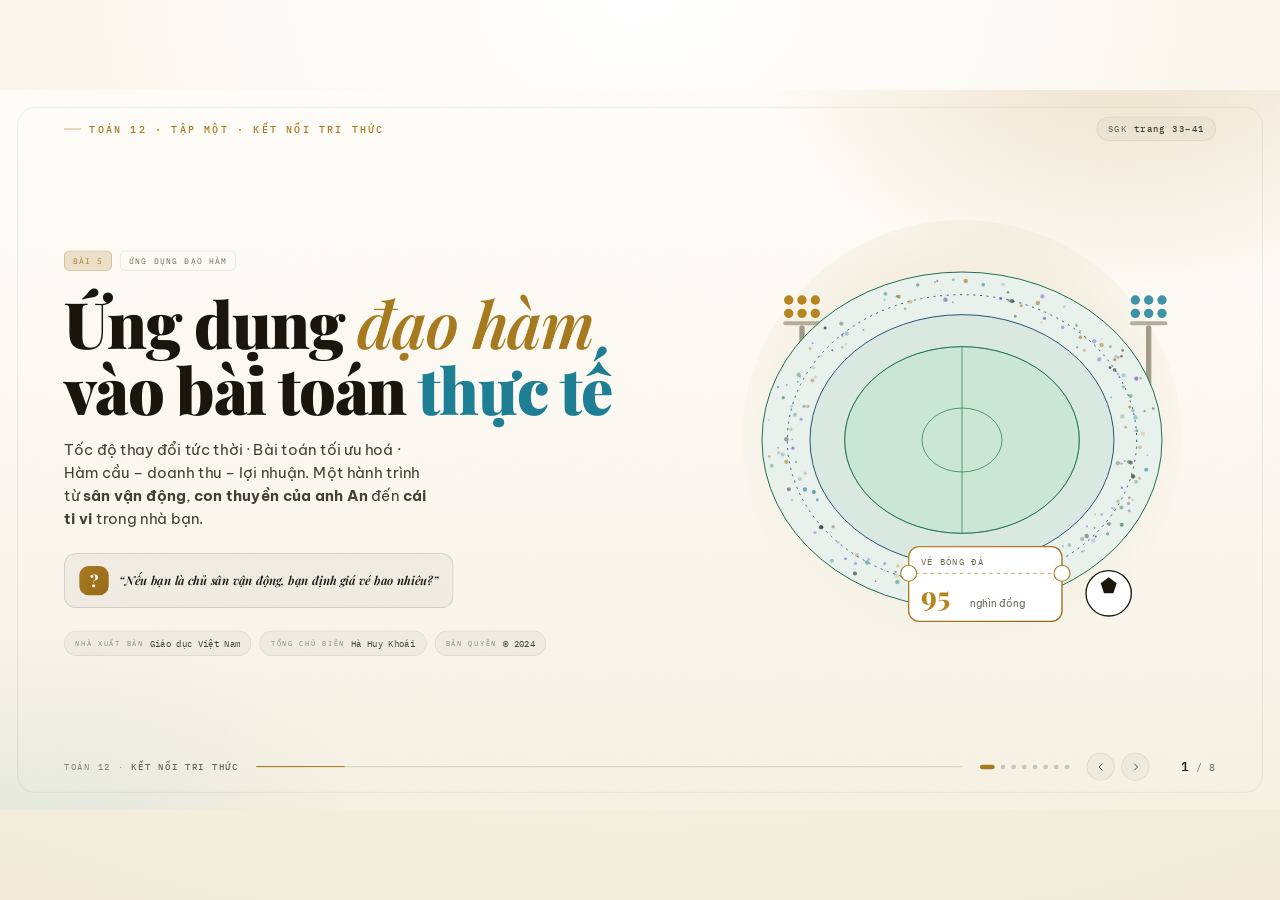
<file: index.html>
<!DOCTYPE html>
<html lang="vi">
<head>
<meta charset="UTF-8">
<meta name="viewport" content="width=device-width, initial-scale=1.0">
<title>Ứng dụng đạo hàm vào bài toán thực tế — Toán 12 · Bài 5 · SGK Kết nối tri thức</title>
<link rel="stylesheet" href="assets/fonts/fonts.css">
<link rel="stylesheet" href="assets/fonts/fonts-extra.css">
<link rel="stylesheet" href="assets/katex/katex.min.css">
<link rel="stylesheet" href="assets/app.css">
</head>
<body>
<div id="viewport">
<div class="stage" id="stage">

  <!-- ================= SLIDE 1 · COVER ================= -->
  <section class="slide s1" data-title="Bìa">
    <div class="chrome-top">
      <span class="eyebrow">Toán 12 · Tập một · Kết nối tri thức</span>
      <span class="pagetag">SGK <b>trang 33–41</b></span>
    </div>
    <div class="inner">
      <div class="cover-grid">
        <div>
          <div class="kick rv" style="--d:.05s">
            <span class="tag a">Bài 5</span>
            <span class="tag">Ứng dụng đạo hàm</span>
          </div>
          <h1 class="rv" style="--d:.14s">
            <span class="l1">Ứng dụng <span class="em">đạo hàm</span></span>
            <span class="l2">vào bài toán <span class="cy">thực tế</span></span>
          </h1>
          <p class="sub rv" style="--d:.24s">Tốc độ thay đổi tức thời · Bài toán tối ưu hoá ·
            Hàm cầu – doanh thu – lợi nhuận. Một hành trình từ <b>sân vận động</b>,
            <b>con thuyền của anh An</b> đến <b>cái ti vi</b> trong nhà bạn.</p>
          <div class="q rv" style="--d:.34s">
            <span class="qb">?</span>
            <span class="qt">“Nếu bạn là chủ sân vận động, bạn định giá vé bao nhiêu?”</span>
          </div>
          <div class="meta rv" style="--d:.44s">
            <span class="chip"><span class="k">Nhà xuất bản</span> Giáo dục Việt Nam</span>
            <span class="chip"><span class="k">Tổng Chủ biên</span> Hà Huy Khoái</span>
            <span class="chip"><span class="k">Bản quyền</span> © 2024</span>
          </div>
        </div>
        <div class="art rv rv-pop" style="--d:.3s">
          <!-- stadium illustration -->
          <svg viewBox="0 0 760 760" fill="none" aria-label="Sân vận động và vé bóng đá 95 nghìn đồng">
            <defs>
              <linearGradient id="gAmber" x1="0" y1="0" x2="1" y2="1">
                <stop offset="0" stop-color="#B5851F"/><stop offset="1" stop-color="#96691A"/>
              </linearGradient>
              <linearGradient id="gCyan" x1="0" y1="0" x2="1" y2="1">
                <stop offset="0" stop-color="#3E93A5"/><stop offset="1" stop-color="#25788A"/>
              </linearGradient>
              <radialGradient id="gGlow" cx=".5" cy=".42" r=".55">
                <stop offset="0" stop-color="#A87A20" stop-opacity=".22"/>
                <stop offset="1" stop-color="#A87A20" stop-opacity="0"/>
              </radialGradient>
            </defs>
            <circle cx="380" cy="360" r="330" fill="url(#gGlow)"/>
            <!-- floodlight glows -->
            <g class="float" style="animation-delay:-2s">
              <circle cx="120" cy="150" r="7" fill="#B5851F"/>
              <circle cx="140" cy="150" r="7" fill="#B5851F"/><circle cx="160" cy="150" r="7" fill="#B5851F"/>
              <circle cx="120" cy="170" r="7" fill="#B5851F"/><circle cx="140" cy="170" r="7" fill="#B5851F"/><circle cx="160" cy="170" r="7" fill="#B5851F"/>
              <rect x="112" y="182" width="56" height="6" rx="3" fill="#B5AD99"/>
              <rect x="136" y="188" width="8" height="150" rx="4" fill="#A39B86"/>
            </g>
            <g class="float" style="animation-delay:-4.5s">
              <circle cx="640" cy="150" r="7" fill="#3E93A5"/>
              <circle cx="660" cy="150" r="7" fill="#3E93A5"/><circle cx="680" cy="150" r="7" fill="#3E93A5"/>
              <circle cx="640" cy="170" r="7" fill="#3E93A5"/><circle cx="660" cy="170" r="7" fill="#3E93A5"/><circle cx="680" cy="170" r="7" fill="#3E93A5"/>
              <rect x="632" y="182" width="56" height="6" rx="3" fill="#B5AD99"/>
              <rect x="656" y="188" width="8" height="150" rx="4" fill="#A39B86"/>
            </g>
            <!-- stands -->
            <ellipse cx="380" cy="360" rx="300" ry="252" fill="#E9F1EC" stroke="#22704F" stroke-width="1.5"/>
            <ellipse cx="380" cy="360" rx="262" ry="218" fill="none" stroke="#2C5470" stroke-width="1.5" stroke-dasharray="3 7"/>
            <ellipse cx="380" cy="360" rx="228" ry="188" fill="#D9E9E1" stroke="#2C5470" stroke-width="1.5"/>
            <!-- crowd dots -->
            <g id="crowd"></g>
            <!-- pitch -->
            <ellipse cx="380" cy="360" rx="176" ry="140" fill="#C9E7D4" stroke="#22704F" stroke-width="1.5"/>
            <ellipse cx="380" cy="360" rx="176" ry="140" fill="none" stroke="#1F7A54" stroke-width="1" opacity=".55"/>
            <ellipse cx="380" cy="360" rx="60" ry="48" fill="none" stroke="#2E7D4F" stroke-width="1.4" opacity=".8"/>
            <line x1="380" y1="220" x2="380" y2="500" stroke="#2E7D4F" stroke-width="1.4" opacity=".8"/>
            <!-- ticket -->
            <g class="float">
              <rect x="300" y="520" width="230" height="112" rx="16" fill="#FFFFFF" stroke="url(#gAmber)" stroke-width="2"/>
              <line x1="300" y1="560" x2="530" y2="560" stroke="#A87A20" stroke-width="1.4" stroke-dasharray="5 6" opacity=".7"/>
              <circle cx="300" cy="560" r="12" fill="#FFFFFF" stroke="#A87A20" stroke-width="1.6"/>
              <circle cx="530" cy="560" r="12" fill="#FFFFFF" stroke="#A87A20" stroke-width="1.6"/>
              <text x="318" y="548" fill="#6B6656" font-family="IBM Plex Mono" font-size="14" letter-spacing="2">VÉ BÓNG ĐÁ</text>
              <text x="318" y="610" fill="#B5851F" font-family="Playfair Display" font-weight="800" font-size="42">95</text>
              <text x="392" y="610" fill="#6B6656" font-family="Be Vietnam Pro" font-size="15">nghìn đồng</text>
            </g>
            <!-- ball -->
            <g class="float" style="animation-delay:-3.2s">
              <circle cx="600" cy="590" r="34" fill="#FFFFFF" stroke="#1A160E" stroke-width="2"/>
              <path d="M600 566l12 9-5 15h-14l-5-15z" fill="#1A160E"/>
            </g>
          </svg>
        </div>
      </div>
    </div>
  </section>

  <!-- ================= SLIDE 2 · VÉ BÓNG ĐÁ ================= -->
  <section class="slide s2" data-title="Vé bóng đá">
    <div class="chrome-top">
      <span class="eyebrow">Mở đầu · Trang 33</span>
      <span class="pagetag">Dạng chính · Ví dụ 6 <b>tr. 38–39</b></span>
    </div>
    <div class="inner">
      <div class="shead">
        <div class="h-l">
          <h2 class="rv" style="--d:.05s">Vé bóng đá — <span class="em">tối đa hoá doanh thu</span></h2>
        </div>
        <div class="h-r rv" style="--d:.12s">
          <span class="tag a">Bài toán mở đầu SGK</span>
          <span class="tag c">Hàm bậc hai</span>
        </div>
      </div>

      <div class="cols c57">
        <div class="col">
          <div class="card rv" style="--d:.14s">
            <div class="card-h">
              <span class="ico"><svg viewBox="0 0 24 24" fill="none" stroke="currentColor" stroke-width="1.8"><path d="M4 5h16v14H4z"/><path d="M8 9h8M8 13h8M8 17h5"/></svg></span>
              <h3>Đề bài — nguyên văn SGK trang 33</h3>
            </div>
            <p style="font-size:16.5px;line-height:1.5;color:var(--ink2)">
              Một đội bóng đá thi đấu trong một sân vận động có sức chứa <b class="amber">55 000</b> khán giả.
              Với giá mỗi vé là <b class="amber">100 nghìn đồng</b>, số khán giả trung bình là <b class="amber">27 000</b> người.
              Qua thăm dò dư luận, người ta thấy rằng mỗi khi giá vé giảm thêm <b class="amber">10 nghìn đồng</b>,
              sẽ có thêm khoảng <b class="amber">3 000</b> khán giả. Hỏi ban tổ chức nên đặt giá vé là bao nhiêu
              để doanh thu từ tiền bán vé là lớn nhất?
            </p>
          </div>

          <div class="card rv" style="--d:.22s">
            <div class="card-h">
              <span class="ico"><svg viewBox="0 0 24 24" fill="none" stroke="currentColor" stroke-width="1.8"><path d="M5 12h14M13 6l6 6-6 6"/></svg></span>
              <h3>Lời giải — Ví dụ 6, trang 38–39</h3>
              <span class="sub">đặt p = giá vé (nghìn đồng)</span>
            </div>
            <div class="rows">
              <div class="row"><span class="mk">1</span><span>Hàm cầu đi qua <span class="mono">(27 000; 100)</span> và <span class="mono">(30 000; 90)</span>:
                \(p-100=-\dfrac{1}{300}(x-27000)\) ⇔ <b class="amber">\(x=-300p+57000\)</b></span></div>
              <div class="row"><span class="mk">2</span><span>Doanh thu: <b>\(R(p)=p\cdot x=-300p^{2}+57000p\)</b></span></div>
              <div class="row"><span class="mk">3</span><span>\(R'(p)=-600p+57000=0\) ⇔ <b class="amber">\(p=95\)</b></span></div>
              <div class="row"><span class="mk">4</span><span>Bảng biến thiên cho \(R\) đạt <b class="amber">cực đại</b> tại \(p=95\).</span></div>
            </div>
          </div>

          <div class="card rv" style="--d:.3s">
            <div class="small mono" style="margin-bottom:8px;letter-spacing:.14em;color:var(--faint)">BẢNG BIẾN THIÊN · SGK TR. 38</div>
            <table class="tbl">
              <thead><tr><th>\(p\)</th><th>\(R'(p)\)</th><th>\(R(p)\)</th></tr></thead>
              <tbody>
                <tr class="rv" style="--d:.34s"><td class="mono">0</td><td class="mono green">+</td><td class="mono">0</td></tr>
                <tr class="rv" style="--d:.38s"><td class="mono amber">95</td><td class="mono">0</td><td class="mono amber">2 707 500</td></tr>
                <tr class="rv" style="--d:.42s"><td class="mono">+∞</td><td class="mono coral">−</td><td class="mono">−∞</td></tr>
              </tbody>
            </table>
          </div>
        </div>

        <div class="col">
          <div class="stats rv" style="--d:.18s">
            <div class="stat"><div class="k">Sức chứa</div><div class="v">55 000</div></div>
            <div class="stat"><div class="k">Giá khởi điểm</div><div class="v">100<small>nghìn đồng</small></div></div>
            <div class="stat"><div class="k">Khán giả TB</div><div class="v">27 000</div></div>
            <div class="stat"><div class="k">Mỗi lần giảm</div><div class="v">−10<small>nghìn → +3 000</small></div></div>
          </div>
          <div class="card rv" style="--d:.26s;display:flex;flex-direction:column">
            <div class="card-h">
              <span class="ico"><svg viewBox="0 0 24 24" fill="none" stroke="currentColor" stroke-width="1.8"><path d="M4 19V5M4 19h16"/><path d="M7 15c4-1 5-8 10-9"/></svg></span>
              <h3>Đồ thị \(R(p)\)</h3>
              <span class="sub">đơn vị: triệu đồng</span>
            </div>
            <div class="chart" id="ch-rp" style="height:380px"></div>
            <div class="legend" style="margin-top:10px">
              <span><i style="background:var(--amber)"></i>Đồ thị \(R(p)\)</span>
              <span><i style="background:var(--cyan)"></i>Đỉnh \(p=95\)</span>
            </div>
          </div>
        </div>
      </div>

      <div class="result rv" style="--d:.34s;margin-top:22px">
        <div>
          <span class="r-lab">Kết luận</span>
          <span class="r-main">Giá vé <span class="amber" data-count="95">0</span> nghìn đồng</span>
        </div>
        <div class="r-sub">
          Doanh thu lớn nhất <b class="amber mono" data-count="2707500">0</b> nghìn ≈ <b class="amber">2,71 tỷ đồng</b><br>
          Số khán giả <b class="mono">\(x=28\,500\)</b> &lt; 55 000 — nằm trong miền khả thi ✓
        </div>
      </div>
    </div>
  </section>

  <!-- ================= SLIDE 3 · TỐC ĐỘ THAY ĐỔI ================= -->
  <section class="slide s3" data-title="Tốc độ thay đổi">
    <div class="chrome-top">
      <span class="eyebrow">Công cụ · Trang 33–34</span>
      <span class="pagetag">Mục 1 · Bài 5</span>
    </div>
    <div class="inner">
      <div class="shead">
        <div class="h-l">
          <h2 class="rv" style="--d:.05s">Tốc độ thay đổi — <span class="em">từ trung bình đến tức thời</span></h2>
        </div>
        <div class="h-r rv" style="--d:.12s">
          <span class="tag a">Định nghĩa SGK</span>
          <span class="tag c">5 ứng dụng</span>
        </div>
      </div>

      <div class="cols c55">
        <div class="col">
          <div class="card stepcard rv" style="--d:.14s">
            <h4>Trung bình · trên đoạn</h4>
            <p>Hệ số góc <b class="cyan">dây cung</b> đi qua hai điểm \(A(x_1;f(x_1))\) và \(B(x_2;f(x_2))\) — “trung bình” trên đoạn \([x_1;x_2]\).</p>
            <div class="big sm">\(\dfrac{\Delta y}{\Delta x}=\dfrac{f(x_2)-f(x_1)}{x_2-x_1}\)<small>hệ số góc dây cung</small></div>
          </div>
          <div class="card stepcard rv" style="--d:.2s">
            <h4>Tức thời · tại một điểm</h4>
            <p>Khi \(x_2\) tiến dần về \(x_1\), dây cung tiến đến <b class="amber">tiếp tuyến</b> — hệ số góc của tiếp tuyến chính là đạo hàm.</p>
            <div class="big sm">\(\lim_{\Delta x\to 0}\dfrac{\Delta y}{\Delta x}=f'(x_1)\)<small>hệ số góc tiếp tuyến</small></div>
          </div>
          <div class="callout rv" style="--d:.26s;padding:12px 14px;font-size:14.5px">
            <span class="ci"><svg viewBox="0 0 24 24" fill="none" stroke="currentColor" stroke-width="1.8"><path d="M12 3v18M5 8l7-5 7 5"/></svg></span>
            <span><b>Như vậy,</b> đạo hàm \(f'(a)\) là <b>tốc độ thay đổi tức thời</b> của đại lượng
              \(y=f(x)\) đối với \(x\) tại điểm \(x=a\). <span class="muted">(SGK trang 33)</span></span>
          </div>
        </div>

        <div class="col">
          <div class="card rv" style="--d:.18s;display:flex;flex-direction:column">
            <div class="card-h">
              <span class="ico"><svg viewBox="0 0 24 24" fill="none" stroke="currentColor" stroke-width="1.8"><path d="M3 17c5-14 13-14 18-14"/><path d="M3 17h18"/></svg></span>
              <h3>Dây cung → tiếp tuyến</h3>
              <button class="btn" id="btn-tangent" style="margin-left:auto;padding:9px 16px;font-size:13.5px">
                <span class="bic"><svg viewBox="0 0 24 24" fill="none" stroke="currentColor" stroke-width="2.2"><path d="M4 12a8 8 0 1 0 2-6"/><path d="M4 4v5h5"/></svg></span>
                <span class="lbl">↻ Xem lại</span>
              </button>
            </div>
            <div class="chart" id="ch-secant" style="height:310px"></div>
            <div class="legend" style="margin-top:10px">
              <span><i style="background:var(--cyan)"></i>Tiếp tuyến \(f'(x_1)\)</span>
              <span><i style="background:var(--amber)"></i>Dây cung \(B(x_2)\)</span>
              <span><i style="background:var(--violet)"></i>Dây cung \(B'(x_2')\)</span>
            </div>
          </div>

          <div class="card rv" style="--d:.24s">
            <div class="card-h">
              <span class="ico"><svg viewBox="0 0 24 24" fill="none" stroke="currentColor" stroke-width="1.8"><circle cx="12" cy="12" r="9"/><path d="M12 7v5l3 3"/></svg></span>
              <h3>Năm ứng dụng — nguyên văn SGK 33–34</h3>
            </div>
            <table class="tbl">
              <thead><tr><th>Lĩnh vực</th><th>Hàm</th><th>Đạo hàm</th><th>Thuật ngữ</th></tr></thead>
              <tbody>
                <tr class="rv" style="--d:.28s"><td>Vật lí</td><td class="mono">\(s=s(t)\)</td><td class="mono">\(v=s'(t)\)</td><td>vận tốc tức thời</td></tr>
                <tr class="rv" style="--d:.32s"><td>Vật lí</td><td class="mono">\(v=v(t)\)</td><td class="mono">\(a=v'(t)=s''(t)\)</td><td>gia tốc tức thời</td></tr>
                <tr class="rv" style="--d:.36s"><td>Hoá học</td><td class="mono">\(C=C(t)\)</td><td class="mono">\(C'(t)\)</td><td>tốc độ phản ứng</td></tr>
                <tr class="rv" style="--d:.40s"><td>Sinh học</td><td class="mono">\(P=P(t)\)</td><td class="mono">\(P'(t)\)</td><td>tốc độ tăng trưởng</td></tr>
                <tr class="rv" style="--d:.44s"><td>Kinh tế</td><td class="mono">\(C=C(x)\)</td><td class="mono">\(C'(x)\)</td><td>chi phí biên</td></tr>
              </tbody>
            </table>
          </div>
        </div>
      </div>
    </div>
  </section>

  <!-- ================= SLIDE 4 · QUY TRÌNH 3 BƯỚC ================= -->
  <section class="slide s4" data-title="Quy trình 3 bước">
    <div class="chrome-top">
      <span class="eyebrow">Quy trình · Trang 36–37</span>
      <span class="pagetag">Mục 2 · Bài 5</span>
    </div>
    <div class="inner">
      <div class="shead">
        <div class="h-l">
          <h2 class="rv" style="--d:.05s">Ba bước giải bài toán <span class="em">tối ưu hoá</span></h2>
        </div>
        <div class="h-r rv" style="--d:.12s">
          <span class="tag a">Nguyên văn SGK</span>
        </div>
      </div>

      <div class="cols c3" style="flex:1">
        <div class="card stepcard rv" style="--d:.16s">
          <span class="no">1</span>
          <h4>Xác định đại lượng cần tối ưu</h4>
          <p>Xác định đại lượng \(Q\) mà ta cần làm cho giá trị của đại lượng ấy <b>lớn nhất hoặc nhỏ nhất</b>
            và biểu diễn nó qua các đại lượng khác trong bài toán.</p>
          <div class="big">\(Q=?\)<small>đại lượng cần tối ưu</small></div>
        </div>
        <div class="card stepcard rv" style="--d:.24s">
          <span class="no">2</span>
          <h4>Chọn biến \(x\) — tìm tập xác định</h4>
          <p>Chọn một đại lượng thích hợp, kí hiệu \(x\), biểu diễn các đại lượng khác theo \(x\).
            Khi đó \(Q\) là hàm số một biến \(Q=Q(x)\). <b>Tìm tập xác định</b> của hàm số.</p>
          <div class="big">\(Q=Q(x)\)<small>hàm số một biến + tập xác định</small></div>
        </div>
        <div class="card stepcard rv" style="--d:.32s">
          <span class="no">3</span>
          <h4>Tìm cực trị — rồi kết luận</h4>
          <p>Tìm giá trị lớn nhất hoặc nhỏ nhất của \(Q=Q(x)\) bằng các phương pháp đã biết
            (bao hàm, đạo hàm, bảng biến thiên…) và <b>kết luận</b>.</p>
          <div class="big">\(Q'(x)=0\)<small>bảng biến thiên – cực trị – kết luận</small></div>
        </div>
      </div>

      <div class="cols c55" style="flex:0 0 auto;margin-top:22px">
        <div class="card rv" style="--d:.4s">
          <div class="card-h"><span class="ico"><svg viewBox="0 0 24 24" fill="none" stroke="currentColor" stroke-width="1.8"><path d="M12 4v16M4 12h16"/></svg></span>
            <h3>Tối đa hoá — danh mục SGK</h3></div>
          <p style="font-size:16.5px;color:var(--ink2);line-height:1.6">diện tích · khối lượng · lợi nhuận…</p>
          <p class="small">Ví dụ: doanh thu vé bóng đá, lợi nhuận ti vi.</p>
        </div>
        <div class="card rv" style="--d:.46s">
          <div class="card-h"><span class="ico"><svg viewBox="0 0 24 24" fill="none" stroke="currentColor" stroke-width="1.8"><path d="M12 20V4M4 12h16"/></svg></span>
            <h3>Tối thiểu hoá — danh mục SGK</h3></div>
          <p style="font-size:16.5px;color:var(--ink2);line-height:1.6">khoảng cách · thời gian · chi phí…</p>
          <p class="small">Ví dụ: thời gian anh An, diện tích hộp trụ.</p>
        </div>
      </div>
    </div>
  </section>

  <!-- ================= SLIDE 5 · DẠNG 1 ================= -->
  <section class="slide s5" data-title="Dạng 1 · Tốc độ tức thời">
    <div class="chrome-top">
      <span class="eyebrow">Dạng 1 · Đọc tốc độ thay đổi tức thời</span>
      <span class="pagetag">Luyện tập 1 · Bài 1.26</span>
    </div>
    <div class="inner">
      <div class="shead">
        <div class="h-l">
          <h2 class="rv" style="--d:.05s">Đọc tốc độ thay đổi <span class="em">tại một thời điểm</span></h2>
        </div>
        <div class="h-r rv" style="--d:.12s">
          <span class="tag a">Huyết áp · tr. 36</span>
          <span class="tag c">Hạt chuyển động · tr. 40</span>
        </div>
      </div>

      <div class="cols c55">
        <div class="col">
          <div class="card rv" style="--d:.14s">
            <div class="card-h">
              <span class="ico"><svg viewBox="0 0 24 24" fill="none" stroke="currentColor" stroke-width="1.8"><path d="M3 12h4l2-6 3 12 2-6h7"/></svg></span>
              <h3>Huyết áp — Luyện tập 1</h3>
              <span class="sub">SGK tr. 36</span>
            </div>
            <div class="formula" style="font-size:19px">
              \(P(t)=\dfrac{25t^{2}+125}{t^{2}+1}=25+\dfrac{100}{t^{2}+1},\quad 0\le t\le 10\)
            </div>
            <div class="rows" style="margin-top:14px">
              <div class="row"><span class="mk">′</span><span>\(P'(t)=-\dfrac{200t}{(t^{2}+1)^{2}}\)</span></div>
              <div class="row"><span class="mk">=</span><span>\(P'(5)=-\dfrac{1000}{676}=-\dfrac{250}{169}\approx -1{,}4793\)<span class="muted">mmHg/s</span></span></div>
            </div>
            <div class="callout" style="margin-top:16px">
              <span class="ci"><svg viewBox="0 0 24 24" fill="none" stroke="currentColor" stroke-width="1.8"><path d="M12 5v14M6 13l6 6 6-6"/></svg></span>
              <span>Dấu <b>âm</b> ⇒ huyết áp <b>đang giảm</b>, tốc độ giảm tức thời ≈ <b>1,48 mmHg mỗi giây</b> tại \(t=5\).</span>
            </div>
            <p class="small" style="margin-top:14px">Bẫy số: bản in trang 36 ghi <b class="amber">125</b>, không phải 123
              (VnDoc ghi 123 là lỗi đánh máy). Nếu dùng 123 thì \(P'(5)\approx -1{,}4497\) — sai theo bản in.</p>
          </div>

          <div class="card rv" style="--d:.24s">
            <div class="card-h">
              <span class="ico"><svg viewBox="0 0 24 24" fill="none" stroke="currentColor" stroke-width="1.8"><circle cx="12" cy="12" r="3"/><path d="M12 3v4M12 17v4M3 12h4M17 12h4"/></svg></span>
              <h3>Hạt chuyển động — Bài 1.26</h3>
              <span class="sub">SGK tr. 40</span>
            </div>
            <p style="font-size:16px;color:var(--ink2)">\(y=t^{3}-12t+3,\ t\ge 0\) (mét; giây), trục thẳng đứng chiều dương hướng lên.</p>
            <table class="tbl" style="margin-top:10px">
              <tbody>
                <tr class="rv" style="--d:.28s"><td class="mono amber">a</td><td>\(v(t)=3t^{2}-12\); \(a(t)=6t\)</td></tr>
                <tr class="rv" style="--d:.32s"><td class="mono amber">b</td><td>Lên khi \(t&gt;2\); xuống khi \(0\le t&lt;2\)</td></tr>
                <tr class="rv" style="--d:.36s"><td class="mono amber">c</td><td>\(y(0)=3,\ y(2)=-13,\ y(3)=-6\); <b>quãng đường 23 m</b>; độ dịch chuyển \(-9\) m</td></tr>
                <tr class="rv" style="--d:.40s"><td class="mono amber">d</td><td>Giảm tốc \(0&lt;t&lt;2\); tăng tốc \(t&gt;2\) <span class="muted">(nghĩa vật lí: \(v\cdot a\gtrless 0\))</span></td></tr>
              </tbody>
            </table>
          </div>
        </div>

        <div class="col">
          <div class="card rv" style="--d:.2s;display:flex;flex-direction:column">
            <div class="card-h">
              <span class="ico"><svg viewBox="0 0 24 24" fill="none" stroke="currentColor" stroke-width="1.8"><path d="M4 19V5M4 19h16"/><path d="M6 15c3-2 5-8 9-9"/></svg></span>
              <h3>Đồ thị \(P(t)\)</h3>
              <span class="sub">mmHg · giây</span>
            </div>
            <div class="chart" id="ch-bp" style="height:360px"></div>
            <div class="legend" style="margin-top:10px">
              <span><i style="background:var(--cyan)"></i>\(P(t)\)</span>
              <span><i style="background:var(--amber)"></i>Tiếp tuyến tại \(t=5\)</span>
              <span><i style="background:var(--coral)"></i>\(P'(5)\approx -1{,}48\)</span>
            </div>
          </div>

          <div class="card rv" style="--d:.28s">
            <div class="card-h"><span class="ico"><svg viewBox="0 0 24 24" fill="none" stroke="currentColor" stroke-width="1.8"><path d="M12 8v8M8 12h8"/></svg></span>
              <h3>Chốt: dấu của \(f'(a)\)</h3></div>
            <div class="compare">
              <div class="ccard"><div class="ck">\(f'(a) &gt; 0\)</div><h4>Đang tăng</h4><p>đại lượng tăng tức thời tại \(x=a\).</p></div>
              <div class="ccard"><div class="ck coral">\(f'(a) &lt; 0\)</div><h4>Đang giảm</h4><p>đại lượng giảm tức thời tại \(x=a\).</p></div>
            </div>
          </div>
        </div>
      </div>
    </div>
  </section>

  <!-- ================= SLIDE 6 · DẠNG 2 · TỐI ƯU HOÁ ================= -->
  <section class="slide s6" data-title="Dạng 2 · Tối ưu hoá">
    <div class="chrome-top">
      <span class="eyebrow">Dạng 2 · Tối ưu hoá</span>
      <span class="pagetag">Luyện tập 2 · Ví dụ 5</span>
    </div>
    <div class="inner">
      <div class="shead">
        <div class="h-l">
          <h2 class="rv" style="--d:.05s">Tối ưu hoá — <span class="em">chọn đúng điểm đặt cận</span></h2>
        </div>
        <div class="h-r rv" style="--d:.12s">
          <span class="tag a">Anh An chèo thuyền</span>
          <span class="tag c">Hộp trụ 1 lít</span>
        </div>
      </div>

      <div class="cols c55">
        <div class="col">
          <div class="card rv" style="--d:.14s">
            <div class="card-h">
              <span class="ico"><svg viewBox="0 0 24 24" fill="none" stroke="currentColor" stroke-width="1.8"><path d="M3 6c3 2 6 2 9 0s6-2 9 0M3 12c3 2 6 2 9 0s6-2 9 0M3 18c3 2 6 2 9 0s6-2 9 0"/></svg></span>
              <h3>Anh An chèo thuyền — Luyện tập 2</h3>
              <span class="sub">SGK tr. 38 · Hình 1.35</span>
            </div>
            <div class="chart" id="ch-river" style="height:250px"></div>
            <div class="rows" style="margin-top:14px">
              <div class="row"><span class="mk">T</span><span>\(T(x)=\dfrac{\sqrt{9+x^{2}}}{6}+\dfrac{8-x}{8},\quad 0&lt;x&lt;8\)</span></div>
              <div class="row"><span class="mk">=</span><span>\(T'(x)=\dfrac{x}{6\sqrt{9+x^{2}}}-\dfrac18=0 \Leftrightarrow x=\dfrac{9}{\sqrt7}\approx 3{,}4017\)<span class="muted">km</span></span></div>
              <div class="row"><span class="mk">✓</span><span>\(T_{\min}=1+\dfrac{\sqrt7}{8}\approx 1{,}3307\)<span class="muted">giờ</span></span></div>
            </div>
          </div>

          <div class="card rv" style="--d:.22s">
            <div class="card-h"><span class="ico"><svg viewBox="0 0 24 24" fill="none" stroke="currentColor" stroke-width="1.8"><path d="M4 12h16M8 12v6a4 4 0 0 0 8 0v-6"/></svg></span>
              <h3>Hộp trụ 1 lít — Ví dụ 5</h3>
              <span class="sub">SGK tr. 37 · có lời giải</span>
            </div>
            <div class="formula" style="font-size:18px">\(S(r)=2\pi r^{2}+\dfrac{2000}{r}\)</div>
            <div class="cols c55" style="gap:18px;flex:0 0 auto;margin-top:12px">
              <div class="rows" style="gap:8px">
                <div class="row"><span class="mk">r</span><span>\(r=\sqrt[3]{\dfrac{500}{\pi}}\approx 5{,}4193\)<span class="muted">cm</span></span></div>
                <div class="row"><span class="mk">h</span><span>\(h=\dfrac{100}{\sqrt[3]{250\pi}}\approx 10{,}8385\)<span class="muted">cm</span></span></div>
                <p class="small" style="margin-top:2px">Chú ý SGK: hộp trụ tối ưu thì <b class="amber">chiều cao bằng đường kính đáy</b> — \(h=2r\).</p>
              </div>
              <div class="chart" id="ch-cyl" style="height:150px"></div>
            </div>
          </div>
        </div>

        <div class="col">
          <div class="card rv" style="--d:.18s;display:flex;flex-direction:column">
            <div class="card-h">
              <span class="ico"><svg viewBox="0 0 24 24" fill="none" stroke="currentColor" stroke-width="1.8"><path d="M4 20V10M10 20V4M16 20v-8M22 20H2"/></svg></span>
              <h3>So sánh ba cách đi</h3>
              <span class="sub">giờ</span>
            </div>
            <div class="chart" id="ch-timebar" style="height:420px"></div>
            <div class="legend" style="margin-top:10px">
              <span><i style="background:var(--green)"></i>Cột thấp nhất thắng</span>
            </div>
          </div>

          <div class="result rv" style="--d:.26s">
            <div>
              <span class="r-lab">Anh An</span>
              <span class="r-main" style="font-size:32px">Chèo đến \(D\): \(x\approx 3{,}4017\) km</span>
            </div>
            <div class="r-sub">\(T_{\min}\approx 1{,}3307\) giờ &lt; \(1{,}4240\) &lt; \(1{,}5\)<br>nghiệm bên trong nhỏ nhất ✓</div>
          </div>
        </div>
      </div>
    </div>
  </section>

  <!-- ================= SLIDE 7 · DẠNG 3 · KINH TẾ ================= -->
  <section class="slide s7" data-title="Dạng 3 · Kinh tế">
    <div class="chrome-top">
      <span class="eyebrow">Dạng 3 · Hàm cầu → doanh thu → lợi nhuận</span>
      <span class="pagetag">Vận dụng · Bài 1.27–1.29</span>
    </div>
    <div class="inner">
      <div class="shead">
        <div class="h-l">
          <h2 class="rv" style="--d:.05s">Chuỗi kinh tế — <span class="em">từ giá bán đến lợi nhuận</span></h2>
        </div>
        <div class="h-r rv" style="--d:.12s">
          <span class="tag a">Ti vi · tr. 40</span>
          <span class="tag c">1.27 · 1.28 · 1.29</span>
        </div>
      </div>

      <div class="cols c57">
        <div class="col">
          <div class="card rv" style="--d:.14s">
            <div class="card-h"><span class="ico"><svg viewBox="0 0 24 24" fill="none" stroke="currentColor" stroke-width="1.8"><path d="M4 19V5M4 19h16"/><path d="M6 16L11 10l4 3 4-6"/></svg></span>
              <h3>Ti vi — Vận dụng, trang 40</h3>
              <span class="sub">1 000 chiếc/tuần · 14 triệu</span>
            </div>
            <table class="tbl">
              <tbody>
                <tr class="rv" style="--d:.18s"><td class="mono amber">a</td><td>\(p(x)=-\dfrac{x}{200}+19\)<span class="muted">(triệu đồng)</span></td></tr>
                <tr class="rv" style="--d:.22s"><td class="mono amber">b</td><td>\(R(p)=-200p^{2}+3800p\); \(p=9{,}5\) ⇒ giảm <b>4,5 triệu</b></td></tr>
                <tr class="rv" style="--d:.26s"><td class="mono amber">c</td><td>\(P(x)=-\dfrac{x^{2}}{200}+22x-12000\); \(P'=0\) ⇔ <b>\(x=2\,200\)</b> ⇒ giá <b>8 triệu</b></td></tr>
              </tbody>
            </table>
            <div class="rows" style="margin-top:14px">
              <div class="row"><span class="mk">✓</span><span>Kiểm: \(R(2200)=17\,600\); \(C(2200)=12\,000-6\,600=5\,400\); \(P=12\,200\)</span></div>
            </div>
            <div class="callout" style="margin-top:14px">
              <span class="ci"><svg viewBox="0 0 24 24" fill="none" stroke="currentColor" stroke-width="1.8"><path d="M12 8v6M12 17h.01"/><circle cx="12" cy="12" r="9"/></svg></span>
              <span><b>Điểm thảo luận:</b> \(C(x)=12\,000-3x\) — chi phí <b>giảm</b> khi bán nhiều hơn,
                ngược trực giác nhưng <b>đúng như SGK in</b>. Nếu đổi thành \(+3x\): \(x=1600\), giá 11 triệu, \(P_{\max}=800\) — khác hẳn.</span>
            </div>
          </div>

          <div class="card rv" style="--d:.24s">
            <div class="card-h"><span class="ico"><svg viewBox="0 0 24 24" fill="none" stroke="currentColor" stroke-width="1.8"><path d="M4 20V8l6-3 6 3v12M16 20v-9l4 2v7"/></svg></span>
              <h3>Chung cư 100 căn — Bài 1.28</h3>
            </div>
            <div class="rows">
              <div class="row"><span class="mk">§</span><span>\(R(x)=(8+0{,}1x)(100-x)=800+2x-0{,}1x^{2}\)</span></div>
              <div class="row"><span class="mk">=</span><span>\(R'(x)=2-0{,}2x=0 \Leftrightarrow x=10\) ⇒ giá <b class="amber">9 triệu/tháng</b>, <b class="amber">90 căn</b>, \(R_{\max}=810\) <span class="muted">triệu</span></span></div>
            </div>
          </div>

          <div class="card rv" style="--d:.3s">
            <div class="card-h"><span class="ico"><svg viewBox="0 0 24 24" fill="none" stroke="currentColor" stroke-width="1.8"><path d="M4 19V5M4 19h16"/><path d="M6 6c4 0 6 3 12 8"/></svg></span>
              <h3>Hàm cầu 354 — Bài 1.29</h3>
            </div>
            <div class="rows">
              <div class="row"><span class="mk">a</span><span>\(x(p)=\dfrac{35\,400}{p}-100\); tập xác định \((0;354]\); \(x(240)=47{,}5\)</span></div>
              <div class="row"><span class="mk">b</span><span>\(x'(p)=-\dfrac{35\,400}{p^{2}}&lt;0\) ⇒ <b>nghịch biến</b>, không cực trị; tiệm cận đứng \(p=0\)</span></div>
            </div>
          </div>
        </div>

        <div class="col">
          <div class="card rv" style="--d:.18s;display:flex;flex-direction:column">
            <div class="card-h"><span class="ico"><svg viewBox="0 0 24 24" fill="none" stroke="currentColor" stroke-width="1.8"><path d="M4 19V5M4 19h16"/><path d="M6 15c4-1 6-6 12-7"/></svg></span>
              <h3>Doanh thu vs lợi nhuận</h3>
              <span class="sub">hai đỉnh khác nhau</span>
            </div>
            <div class="chart" id="ch-tv" style="height:320px"></div>
            <div class="legend" style="margin-top:10px">
              <span><i style="background:var(--amber)"></i>\(R(x)\) — đỉnh \(x=1\,900\) · \(p=9{,}5\)</span>
              <span><i style="background:var(--violet)"></i>\(P(x)\) — đỉnh \(x=2\,200\) · giá 8</span>
            </div>
          </div>

          <div class="card rv" style="--d:.26s">
            <div class="card-h"><span class="ico"><svg viewBox="0 0 24 24" fill="none" stroke="currentColor" stroke-width="1.8"><path d="M12 3v18M5 8l7-5 7 5"/></svg></span>
              <h3>Chi phí biên — Bài 1.27</h3>
            </div>
            <div class="rows">
              <div class="row"><span class="mk">a</span><span>\(C'(x)=50-x+0{,}00525x^{2}\)</span></div>
              <div class="row"><span class="mk">b</span><span>\(C'(100)=2{,}5\)<span class="muted">(trăm nghìn) = 250 000 đồng</span></span></div>
              <div class="row"><span class="mk">c</span><span>\(C(101)-C(100)=2{,}52675\)<span class="muted">(trăm nghìn) = 252 675 đồng</span> ≈ \(C'(100)\) ✓</span></div>
            </div>
          </div>

        </div>
      </div>
    </div>
  </section>

  <!-- ================= SLIDE 8 · CHỐT ================= -->
  <section class="slide s8" data-title="Chốt kiến thức">
    <div class="chrome-top">
      <span class="eyebrow">Chốt · Tổng kết</span>
      <span class="pagetag">Bài 5 · trang 33–41</span>
    </div>
    <div class="inner">
      <div class="shead">
        <div class="h-l">
          <h2 class="rv" style="--d:.05s">Ba dạng bài — <span class="em">những cặp dễ nhầm</span></h2>
        </div>
        <div class="h-r rv" style="--d:.12s">
          <span class="tag a">Dấu hiệu từ đề</span>
        </div>
      </div>

      <div class="cols" style="grid-template-columns:1.05fr .95fr .85fr">
        <div class="col">
          <div class="card rv" style="--d:.14s">
            <div class="card-h"><span class="ico"><svg viewBox="0 0 24 24" fill="none" stroke="currentColor" stroke-width="1.8"><path d="M4 6h16M4 12h16M4 18h10"/></svg></span>
              <h3>Ba dạng — dấu hiệu từ đề</h3>
            </div>
            <table class="tbl roomy">
              <thead><tr><th>Dạng</th><th>Dấu hiệu</th><th>Ví dụ</th></tr></thead>
              <tbody>
                <tr class="rv" style="--d:.18s"><td class="k">1 · Tốc độ tức thời</td><td>“tốc độ thay đổi … tại \(t=\dots\)”, “sau … giây”, “đang tăng/giảm”</td><td>Luyện tập 1, 1.26</td></tr>
                <tr class="rv" style="--d:.22s"><td class="k">2 · Tối ưu hoá</td><td>“lớn nhất/nhỏ nhất”, “càng sớm càng tốt”, “tối đa/tối thiểu”</td><td>Anh An, hộp trụ, 1.28</td></tr>
                <tr class="rv" style="--d:.26s"><td class="k">3 · Kinh tế</td><td>“giá bán”, “doanh thu”, “lợi nhuận”, “giảm giá… bán thêm…”</td><td>Vé bóng đá, ti vi, 1.29</td></tr>
              </tbody>
            </table>
          </div>
        </div>

        <div class="col">
          <div class="card rv" style="--d:.3s">
            <div class="card-h"><span class="ico"><svg viewBox="0 0 24 24" fill="none" stroke="currentColor" stroke-width="1.8"><path d="M12 8v6M12 17h.01"/><circle cx="12" cy="12" r="9"/></svg></span>
              <h3>Năm cặp dễ nhầm</h3>
            </div>
            <table class="tbl roomy">
              <thead><tr><th>Cặp</th><th>Khác biệt</th></tr></thead>
              <tbody>
                <tr class="rv" style="--d:.34s"><td>Trung bình / tức thời</td><td>trên <b>đoạn</b> / tại <b>điểm</b></td></tr>
                <tr class="rv" style="--d:.38s"><td>Độ dịch chuyển / quãng đường</td><td>\(y(t_2)-y(t_1)\) (có dấu) / \(\int|v|\)</td></tr>
                <tr class="rv" style="--d:.42s"><td>Vận tốc / tốc độ</td><td>\(v\) (có dấu) / \(|v|\)</td></tr>
                <tr class="rv" style="--d:.46s"><td>Chi phí biên / chi phí TB</td><td>\(C'(x)\) / \(C(x)/x\)</td></tr>
                <tr class="rv" style="--d:.5s"><td>Doanh thu max / lợi nhuận max</td><td>ti vi: giá <b class="amber">9,5</b> / <b class="amber">8</b> triệu</td></tr>
              </tbody>
            </table>
          </div>
        </div>

        <div class="col">
          <div class="card rv" style="--d:.28s">
            <div class="card-h"><span class="ico"><svg viewBox="0 0 24 24" fill="none" stroke="currentColor" stroke-width="1.8"><path d="M5 4h14v16H5z"/><path d="M9 8h6M9 12h6M9 16h4"/></svg></span>
              <h3>Nguồn & ghi chú</h3>
            </div>
            <ul class="src">
              <li>SGK Toán 12 Tập 1 — Kết nối tri thức với cuộc sống, <b>trang 33–41</b>. NXB Giáo dục Việt Nam, Tổng Chủ biên Hà Huy Khoái, © 2024.</li>
              <li>SGK <b>không có mục “Đáp án”</b>; đáp án Luyện tập / Vận dụng / Bài tập đến từ tính máy + đa nguồn web, đối chiếu chéo.</li>
              <li>Bẫy số đã chốt: huyết áp <b>125</b> (không 123); \(C(x)=300x/(100-x)\); quãng đường 1.26 = <b>23 m</b>; ti vi <b>2 200</b> / giá <b>8 triệu</b>; “bị bỏ trống”.</li>
              <li>Ảnh xạ trang: <b>PDF trang N = folio in N</b>.</li>
            </ul>
          </div>

          <div class="card rv" style="--d:.44s">
            <p class="small">Bài 5 · trang 33–41 · 12A1 THPT Vũng Tàu.<br>
              <span class="muted">Dàn slide web — chạy offline, điều hướng ← →, <b>O</b> xem tổng quan, <b>R</b> xem lại, <b>F</b> toàn màn hình.</span></p>
          </div>
        </div>
      </div>

      <div class="result rv" style="--d:.5s;margin-top:20px">
        <div>
          <span class="r-lab">Câu hỏi tổng kết</span>
          <span class="r-main" style="font-size:30px">Một đại lượng, ba cách đặt tên — đạo hàm là gì?</span>
        </div>
        <div class="r-sub">Tốc độ tức thời · Cực trị · Chi phí / doanh thu / lợi nhuận biên</div>
      </div>
    </div>
  </section>

  <!-- ================= HUD ================= -->
  <div class="hud">
    <span class="brand">Toán 12 · <b>Kết nối tri thức</b></span>
    <div class="progress"><i id="prog"></i></div>
    <div class="dots" id="dots"></div>
    <div class="nav">
      <button class="nbtn" id="prev" title="Trước (←)"><svg viewBox="0 0 24 24" fill="none" stroke="currentColor" stroke-width="2"><path d="M15 5l-7 7 7 7"/></svg></button>
      <button class="nbtn" id="next" title="Sau (→)"><svg viewBox="0 0 24 24" fill="none" stroke="currentColor" stroke-width="2"><path d="M9 5l7 7-7 7"/></svg></button>
    </div>
    <span class="counter"><b id="cur">1</b> / 8</span>
  </div>

  <!-- ================= OVERVIEW ================= -->
  <div id="overview">
    <div class="ov-head">
      <h3>Tổng quan <span class="muted" style="font-size:20px;font-family:var(--f-body)">· bấm một trang để nhảy tới</span></h3>
      <button class="btn" id="ov-close"><span class="bic"><svg viewBox="0 0 24 24" fill="none" stroke="currentColor" stroke-width="2.2"><path d="M6 6l12 12M18 6L6 18"/></svg></svg> Đóng <span class="muted mono" style="font-size:13px">O</span></button>
    </div>
    <div class="ov-grid" id="ov-grid"></div>
  </div>

  <!-- ================= HELP ================= -->
  <div id="help">
    <div class="sheet">
      <h3>Phím tắt</h3>
      <div class="krow"><span>Trang trước / sau</span><span><kbd>←</kbd> <kbd>→</kbd> <kbd>Space</kbd> <kbd>PgUp</kbd> <kbd>PgDn</kbd></span></div>
      <div class="krow"><span>Nhảy tới trang</span><span><kbd>1</kbd>…<kbd>8</kbd> <kbd>Home</kbd> <kbd>End</kbd></span></div>
      <div class="krow"><span>Tổng quan</span><span><kbd>O</kbd></span></div>
      <div class="krow"><span>Xem lại hiệu ứng / secant</span><span><kbd>R</kbd></span></div>
      <div class="krow"><span>Toàn màn hình</span><span><kbd>F</kbd></span></div>
      <div class="krow"><span>Đóng / thoát</span><span><kbd>Esc</kbd></span></div>
      <div style="margin-top:22px;text-align:right"><button class="btn primary" id="help-close">Bắt đầu thuyết trình</button></div>
    </div>
  </div>

  <div id="toast"></div>
</div>
</div>

<script src="assets/katex/katex.min.js"></script>
<script src="assets/katex/auto-render.min.js"></script>
<script src="assets/app.js"></script>
</body>
</html>
</file>
<file: assets/fonts/fonts.css>
/* devanagari */
@font-face {
  font-family: 'Baloo 2';
  font-style: normal;
  font-weight: 500;
  font-display: swap;
  src: url(wXKrE3kTposypRyd51ncANwr.woff2) format('woff2');
  unicode-range: U+0900-097F, U+1CD0-1CF4, U+1CF7-1CF9, U+200C-200D, U+20A8, U+20B9, U+20F0, U+25CC, U+A830-A839, U+A8E0-A8FF, U+11B00-11B0A;
}
/* vietnamese */
@font-face {
  font-family: 'Baloo 2';
  font-style: normal;
  font-weight: 500;
  font-display: swap;
  src: url(wXKrE3kTposypRyd51fcANwr.woff2) format('woff2');
  unicode-range: U+0102-0103, U+0110-0111, U+0128-0129, U+0168-0169, U+01A0-01A1, U+01AF-01B0, U+0300-0301, U+0303-0304, U+0308-0309, U+0323, U+0329, U+1EA0-1EF9, U+20AB;
}
/* latin-ext */
@font-face {
  font-family: 'Baloo 2';
  font-style: normal;
  font-weight: 500;
  font-display: swap;
  src: url(wXKrE3kTposypRyd51bcANwr.woff2) format('woff2');
  unicode-range: U+0100-02BA, U+02BD-02C5, U+02C7-02CC, U+02CE-02D7, U+02DD-02FF, U+0304, U+0308, U+0329, U+1D00-1DBF, U+1E00-1E9F, U+1EF2-1EFF, U+2020, U+20A0-20AB, U+20AD-20C4, U+2113, U+2C60-2C7F, U+A720-A7FF;
}
/* latin */
@font-face {
  font-family: 'Baloo 2';
  font-style: normal;
  font-weight: 500;
  font-display: swap;
  src: url(wXKrE3kTposypRyd51jcAA.woff2) format('woff2');
  unicode-range: U+0000-00FF, U+0131, U+0152-0153, U+02BB-02BC, U+02C6, U+02DA, U+02DC, U+0304, U+0308, U+0329, U+2000-206F, U+20AC, U+2122, U+2191, U+2193, U+2212, U+2215, U+FEFF, U+FFFD;
}
/* devanagari */
@font-face {
  font-family: 'Baloo 2';
  font-style: normal;
  font-weight: 600;
  font-display: swap;
  src: url(wXKrE3kTposypRyd51ncANwr.woff2) format('woff2');
  unicode-range: U+0900-097F, U+1CD0-1CF4, U+1CF7-1CF9, U+200C-200D, U+20A8, U+20B9, U+20F0, U+25CC, U+A830-A839, U+A8E0-A8FF, U+11B00-11B0A;
}
/* vietnamese */
@font-face {
  font-family: 'Baloo 2';
  font-style: normal;
  font-weight: 600;
  font-display: swap;
  src: url(wXKrE3kTposypRyd51fcANwr.woff2) format('woff2');
  unicode-range: U+0102-0103, U+0110-0111, U+0128-0129, U+0168-0169, U+01A0-01A1, U+01AF-01B0, U+0300-0301, U+0303-0304, U+0308-0309, U+0323, U+0329, U+1EA0-1EF9, U+20AB;
}
/* latin-ext */
@font-face {
  font-family: 'Baloo 2';
  font-style: normal;
  font-weight: 600;
  font-display: swap;
  src: url(wXKrE3kTposypRyd51bcANwr.woff2) format('woff2');
  unicode-range: U+0100-02BA, U+02BD-02C5, U+02C7-02CC, U+02CE-02D7, U+02DD-02FF, U+0304, U+0308, U+0329, U+1D00-1DBF, U+1E00-1E9F, U+1EF2-1EFF, U+2020, U+20A0-20AB, U+20AD-20C4, U+2113, U+2C60-2C7F, U+A720-A7FF;
}
/* latin */
@font-face {
  font-family: 'Baloo 2';
  font-style: normal;
  font-weight: 600;
  font-display: swap;
  src: url(wXKrE3kTposypRyd51jcAA.woff2) format('woff2');
  unicode-range: U+0000-00FF, U+0131, U+0152-0153, U+02BB-02BC, U+02C6, U+02DA, U+02DC, U+0304, U+0308, U+0329, U+2000-206F, U+20AC, U+2122, U+2191, U+2193, U+2212, U+2215, U+FEFF, U+FFFD;
}
/* devanagari */
@font-face {
  font-family: 'Baloo 2';
  font-style: normal;
  font-weight: 700;
  font-display: swap;
  src: url(wXKrE3kTposypRyd51ncANwr.woff2) format('woff2');
  unicode-range: U+0900-097F, U+1CD0-1CF4, U+1CF7-1CF9, U+200C-200D, U+20A8, U+20B9, U+20F0, U+25CC, U+A830-A839, U+A8E0-A8FF, U+11B00-11B0A;
}
/* vietnamese */
@font-face {
  font-family: 'Baloo 2';
  font-style: normal;
  font-weight: 700;
  font-display: swap;
  src: url(wXKrE3kTposypRyd51fcANwr.woff2) format('woff2');
  unicode-range: U+0102-0103, U+0110-0111, U+0128-0129, U+0168-0169, U+01A0-01A1, U+01AF-01B0, U+0300-0301, U+0303-0304, U+0308-0309, U+0323, U+0329, U+1EA0-1EF9, U+20AB;
}
/* latin-ext */
@font-face {
  font-family: 'Baloo 2';
  font-style: normal;
  font-weight: 700;
  font-display: swap;
  src: url(wXKrE3kTposypRyd51bcANwr.woff2) format('woff2');
  unicode-range: U+0100-02BA, U+02BD-02C5, U+02C7-02CC, U+02CE-02D7, U+02DD-02FF, U+0304, U+0308, U+0329, U+1D00-1DBF, U+1E00-1E9F, U+1EF2-1EFF, U+2020, U+20A0-20AB, U+20AD-20C4, U+2113, U+2C60-2C7F, U+A720-A7FF;
}
/* latin */
@font-face {
  font-family: 'Baloo 2';
  font-style: normal;
  font-weight: 700;
  font-display: swap;
  src: url(wXKrE3kTposypRyd51jcAA.woff2) format('woff2');
  unicode-range: U+0000-00FF, U+0131, U+0152-0153, U+02BB-02BC, U+02C6, U+02DA, U+02DC, U+0304, U+0308, U+0329, U+2000-206F, U+20AC, U+2122, U+2191, U+2193, U+2212, U+2215, U+FEFF, U+FFFD;
}
/* devanagari */
@font-face {
  font-family: 'Baloo 2';
  font-style: normal;
  font-weight: 800;
  font-display: swap;
  src: url(wXKrE3kTposypRyd51ncANwr.woff2) format('woff2');
  unicode-range: U+0900-097F, U+1CD0-1CF4, U+1CF7-1CF9, U+200C-200D, U+20A8, U+20B9, U+20F0, U+25CC, U+A830-A839, U+A8E0-A8FF, U+11B00-11B0A;
}
/* vietnamese */
@font-face {
  font-family: 'Baloo 2';
  font-style: normal;
  font-weight: 800;
  font-display: swap;
  src: url(wXKrE3kTposypRyd51fcANwr.woff2) format('woff2');
  unicode-range: U+0102-0103, U+0110-0111, U+0128-0129, U+0168-0169, U+01A0-01A1, U+01AF-01B0, U+0300-0301, U+0303-0304, U+0308-0309, U+0323, U+0329, U+1EA0-1EF9, U+20AB;
}
/* latin-ext */
@font-face {
  font-family: 'Baloo 2';
  font-style: normal;
  font-weight: 800;
  font-display: swap;
  src: url(wXKrE3kTposypRyd51bcANwr.woff2) format('woff2');
  unicode-range: U+0100-02BA, U+02BD-02C5, U+02C7-02CC, U+02CE-02D7, U+02DD-02FF, U+0304, U+0308, U+0329, U+1D00-1DBF, U+1E00-1E9F, U+1EF2-1EFF, U+2020, U+20A0-20AB, U+20AD-20C4, U+2113, U+2C60-2C7F, U+A720-A7FF;
}
/* latin */
@font-face {
  font-family: 'Baloo 2';
  font-style: normal;
  font-weight: 800;
  font-display: swap;
  src: url(wXKrE3kTposypRyd51jcAA.woff2) format('woff2');
  unicode-range: U+0000-00FF, U+0131, U+0152-0153, U+02BB-02BC, U+02C6, U+02DA, U+02DC, U+0304, U+0308, U+0329, U+2000-206F, U+20AC, U+2122, U+2191, U+2193, U+2212, U+2215, U+FEFF, U+FFFD;
}

/* vietnamese */
@font-face {
  font-family: 'Be Vietnam Pro';
  font-style: normal;
  font-weight: 400;
  font-display: swap;
  src: url(QdVPSTAyLFyeg_IDWvOJmVES_Hw4BXoKZA.woff2) format('woff2');
  unicode-range: U+0102-0103, U+0110-0111, U+0128-0129, U+0168-0169, U+01A0-01A1, U+01AF-01B0, U+0300-0301, U+0303-0304, U+0308-0309, U+0323, U+0329, U+1EA0-1EF9, U+20AB;
}
/* latin-ext */
@font-face {
  font-family: 'Be Vietnam Pro';
  font-style: normal;
  font-weight: 400;
  font-display: swap;
  src: url(QdVPSTAyLFyeg_IDWvOJmVES_Hw5BXoKZA.woff2) format('woff2');
  unicode-range: U+0100-02BA, U+02BD-02C5, U+02C7-02CC, U+02CE-02D7, U+02DD-02FF, U+0304, U+0308, U+0329, U+1D00-1DBF, U+1E00-1E9F, U+1EF2-1EFF, U+2020, U+20A0-20AB, U+20AD-20C4, U+2113, U+2C60-2C7F, U+A720-A7FF;
}
/* latin */
@font-face {
  font-family: 'Be Vietnam Pro';
  font-style: normal;
  font-weight: 400;
  font-display: swap;
  src: url(QdVPSTAyLFyeg_IDWvOJmVES_Hw3BXo.woff2) format('woff2');
  unicode-range: U+0000-00FF, U+0131, U+0152-0153, U+02BB-02BC, U+02C6, U+02DA, U+02DC, U+0304, U+0308, U+0329, U+2000-206F, U+20AC, U+2122, U+2191, U+2193, U+2212, U+2215, U+FEFF, U+FFFD;
}
/* vietnamese */
@font-face {
  font-family: 'Be Vietnam Pro';
  font-style: normal;
  font-weight: 500;
  font-display: swap;
  src: url(QdVMSTAyLFyeg_IDWvOJmVES_HTEJm86Rb0bcw.woff2) format('woff2');
  unicode-range: U+0102-0103, U+0110-0111, U+0128-0129, U+0168-0169, U+01A0-01A1, U+01AF-01B0, U+0300-0301, U+0303-0304, U+0308-0309, U+0323, U+0329, U+1EA0-1EF9, U+20AB;
}
/* latin-ext */
@font-face {
  font-family: 'Be Vietnam Pro';
  font-style: normal;
  font-weight: 500;
  font-display: swap;
  src: url(QdVMSTAyLFyeg_IDWvOJmVES_HTEJm87Rb0bcw.woff2) format('woff2');
  unicode-range: U+0100-02BA, U+02BD-02C5, U+02C7-02CC, U+02CE-02D7, U+02DD-02FF, U+0304, U+0308, U+0329, U+1D00-1DBF, U+1E00-1E9F, U+1EF2-1EFF, U+2020, U+20A0-20AB, U+20AD-20C4, U+2113, U+2C60-2C7F, U+A720-A7FF;
}
/* latin */
@font-face {
  font-family: 'Be Vietnam Pro';
  font-style: normal;
  font-weight: 500;
  font-display: swap;
  src: url(QdVMSTAyLFyeg_IDWvOJmVES_HTEJm81Rb0.woff2) format('woff2');
  unicode-range: U+0000-00FF, U+0131, U+0152-0153, U+02BB-02BC, U+02C6, U+02DA, U+02DC, U+0304, U+0308, U+0329, U+2000-206F, U+20AC, U+2122, U+2191, U+2193, U+2212, U+2215, U+FEFF, U+FFFD;
}
/* vietnamese */
@font-face {
  font-family: 'Be Vietnam Pro';
  font-style: normal;
  font-weight: 600;
  font-display: swap;
  src: url(QdVMSTAyLFyeg_IDWvOJmVES_HToIW86Rb0bcw.woff2) format('woff2');
  unicode-range: U+0102-0103, U+0110-0111, U+0128-0129, U+0168-0169, U+01A0-01A1, U+01AF-01B0, U+0300-0301, U+0303-0304, U+0308-0309, U+0323, U+0329, U+1EA0-1EF9, U+20AB;
}
/* latin-ext */
@font-face {
  font-family: 'Be Vietnam Pro';
  font-style: normal;
  font-weight: 600;
  font-display: swap;
  src: url(QdVMSTAyLFyeg_IDWvOJmVES_HToIW87Rb0bcw.woff2) format('woff2');
  unicode-range: U+0100-02BA, U+02BD-02C5, U+02C7-02CC, U+02CE-02D7, U+02DD-02FF, U+0304, U+0308, U+0329, U+1D00-1DBF, U+1E00-1E9F, U+1EF2-1EFF, U+2020, U+20A0-20AB, U+20AD-20C4, U+2113, U+2C60-2C7F, U+A720-A7FF;
}
/* latin */
@font-face {
  font-family: 'Be Vietnam Pro';
  font-style: normal;
  font-weight: 600;
  font-display: swap;
  src: url(QdVMSTAyLFyeg_IDWvOJmVES_HToIW81Rb0.woff2) format('woff2');
  unicode-range: U+0000-00FF, U+0131, U+0152-0153, U+02BB-02BC, U+02C6, U+02DA, U+02DC, U+0304, U+0308, U+0329, U+2000-206F, U+20AC, U+2122, U+2191, U+2193, U+2212, U+2215, U+FEFF, U+FFFD;
}
/* vietnamese */
@font-face {
  font-family: 'Be Vietnam Pro';
  font-style: normal;
  font-weight: 700;
  font-display: swap;
  src: url(QdVMSTAyLFyeg_IDWvOJmVES_HSMIG86Rb0bcw.woff2) format('woff2');
  unicode-range: U+0102-0103, U+0110-0111, U+0128-0129, U+0168-0169, U+01A0-01A1, U+01AF-01B0, U+0300-0301, U+0303-0304, U+0308-0309, U+0323, U+0329, U+1EA0-1EF9, U+20AB;
}
/* latin-ext */
@font-face {
  font-family: 'Be Vietnam Pro';
  font-style: normal;
  font-weight: 700;
  font-display: swap;
  src: url(QdVMSTAyLFyeg_IDWvOJmVES_HSMIG87Rb0bcw.woff2) format('woff2');
  unicode-range: U+0100-02BA, U+02BD-02C5, U+02C7-02CC, U+02CE-02D7, U+02DD-02FF, U+0304, U+0308, U+0329, U+1D00-1DBF, U+1E00-1E9F, U+1EF2-1EFF, U+2020, U+20A0-20AB, U+20AD-20C4, U+2113, U+2C60-2C7F, U+A720-A7FF;
}
/* latin */
@font-face {
  font-family: 'Be Vietnam Pro';
  font-style: normal;
  font-weight: 700;
  font-display: swap;
  src: url(QdVMSTAyLFyeg_IDWvOJmVES_HSMIG81Rb0.woff2) format('woff2');
  unicode-range: U+0000-00FF, U+0131, U+0152-0153, U+02BB-02BC, U+02C6, U+02DA, U+02DC, U+0304, U+0308, U+0329, U+2000-206F, U+20AC, U+2122, U+2191, U+2193, U+2212, U+2215, U+FEFF, U+FFFD;
}
/* vietnamese */
@font-face {
  font-family: 'Be Vietnam Pro';
  font-style: normal;
  font-weight: 800;
  font-display: swap;
  src: url(QdVMSTAyLFyeg_IDWvOJmVES_HSQI286Rb0bcw.woff2) format('woff2');
  unicode-range: U+0102-0103, U+0110-0111, U+0128-0129, U+0168-0169, U+01A0-01A1, U+01AF-01B0, U+0300-0301, U+0303-0304, U+0308-0309, U+0323, U+0329, U+1EA0-1EF9, U+20AB;
}
/* latin-ext */
@font-face {
  font-family: 'Be Vietnam Pro';
  font-style: normal;
  font-weight: 800;
  font-display: swap;
  src: url(QdVMSTAyLFyeg_IDWvOJmVES_HSQI287Rb0bcw.woff2) format('woff2');
  unicode-range: U+0100-02BA, U+02BD-02C5, U+02C7-02CC, U+02CE-02D7, U+02DD-02FF, U+0304, U+0308, U+0329, U+1D00-1DBF, U+1E00-1E9F, U+1EF2-1EFF, U+2020, U+20A0-20AB, U+20AD-20C4, U+2113, U+2C60-2C7F, U+A720-A7FF;
}
/* latin */
@font-face {
  font-family: 'Be Vietnam Pro';
  font-style: normal;
  font-weight: 800;
  font-display: swap;
  src: url(QdVMSTAyLFyeg_IDWvOJmVES_HSQI281Rb0.woff2) format('woff2');
  unicode-range: U+0000-00FF, U+0131, U+0152-0153, U+02BB-02BC, U+02C6, U+02DA, U+02DC, U+0304, U+0308, U+0329, U+2000-206F, U+20AC, U+2122, U+2191, U+2193, U+2212, U+2215, U+FEFF, U+FFFD;
}
</file>
<file: assets/fonts/fonts-extra.css>
@font-face {
  font-family: 'Playfair Display';
  font-style: italic;
  font-weight: 600;
  font-display: swap;
  src: url(playfair-600-italic-vietnamese.woff2) format('woff2');
  unicode-range: U+0102-0103, U+0110-0111, U+0128-0129, U+0168-0169, U+01A0-01A1, U+01AF-01B0, U+0300-0301, U+0303-0304, U+0308-0309, U+0323, U+0329, U+1EA0-1EF9, U+20AB;
}
@font-face {
  font-family: 'Playfair Display';
  font-style: italic;
  font-weight: 600;
  font-display: swap;
  src: url(playfair-600-italic-latin.woff2) format('woff2');
  unicode-range: U+0000-00FF, U+0131, U+0152-0153, U+02BB-02BC, U+02C6, U+02DA, U+02DC, U+0304, U+0308, U+0329, U+2000-206F, U+20AC, U+2122, U+2191, U+2193, U+2212, U+2215, U+FEFF, U+FFFD;
}
@font-face {
  font-family: 'Playfair Display';
  font-style: normal;
  font-weight: 500;
  font-display: swap;
  src: url(playfair-500-normal-vietnamese.woff2) format('woff2');
  unicode-range: U+0102-0103, U+0110-0111, U+0128-0129, U+0168-0169, U+01A0-01A1, U+01AF-01B0, U+0300-0301, U+0303-0304, U+0308-0309, U+0323, U+0329, U+1EA0-1EF9, U+20AB;
}
@font-face {
  font-family: 'Playfair Display';
  font-style: normal;
  font-weight: 500;
  font-display: swap;
  src: url(playfair-500-normal-latin.woff2) format('woff2');
  unicode-range: U+0000-00FF, U+0131, U+0152-0153, U+02BB-02BC, U+02C6, U+02DA, U+02DC, U+0304, U+0308, U+0329, U+2000-206F, U+20AC, U+2122, U+2191, U+2193, U+2212, U+2215, U+FEFF, U+FFFD;
}
@font-face {
  font-family: 'Playfair Display';
  font-style: normal;
  font-weight: 700;
  font-display: swap;
  src: url(playfair-700-normal-vietnamese.woff2) format('woff2');
  unicode-range: U+0102-0103, U+0110-0111, U+0128-0129, U+0168-0169, U+01A0-01A1, U+01AF-01B0, U+0300-0301, U+0303-0304, U+0308-0309, U+0323, U+0329, U+1EA0-1EF9, U+20AB;
}
@font-face {
  font-family: 'Playfair Display';
  font-style: normal;
  font-weight: 700;
  font-display: swap;
  src: url(playfair-700-normal-latin.woff2) format('woff2');
  unicode-range: U+0000-00FF, U+0131, U+0152-0153, U+02BB-02BC, U+02C6, U+02DA, U+02DC, U+0304, U+0308, U+0329, U+2000-206F, U+20AC, U+2122, U+2191, U+2193, U+2212, U+2215, U+FEFF, U+FFFD;
}
@font-face {
  font-family: 'Playfair Display';
  font-style: normal;
  font-weight: 800;
  font-display: swap;
  src: url(playfair-800-normal-vietnamese.woff2) format('woff2');
  unicode-range: U+0102-0103, U+0110-0111, U+0128-0129, U+0168-0169, U+01A0-01A1, U+01AF-01B0, U+0300-0301, U+0303-0304, U+0308-0309, U+0323, U+0329, U+1EA0-1EF9, U+20AB;
}
@font-face {
  font-family: 'Playfair Display';
  font-style: normal;
  font-weight: 800;
  font-display: swap;
  src: url(playfair-800-normal-latin.woff2) format('woff2');
  unicode-range: U+0000-00FF, U+0131, U+0152-0153, U+02BB-02BC, U+02C6, U+02DA, U+02DC, U+0304, U+0308, U+0329, U+2000-206F, U+20AC, U+2122, U+2191, U+2193, U+2212, U+2215, U+FEFF, U+FFFD;
}
@font-face {
  font-family: 'Playfair Display';
  font-style: normal;
  font-weight: 900;
  font-display: swap;
  src: url(playfair-900-normal-vietnamese.woff2) format('woff2');
  unicode-range: U+0102-0103, U+0110-0111, U+0128-0129, U+0168-0169, U+01A0-01A1, U+01AF-01B0, U+0300-0301, U+0303-0304, U+0308-0309, U+0323, U+0329, U+1EA0-1EF9, U+20AB;
}
@font-face {
  font-family: 'Playfair Display';
  font-style: normal;
  font-weight: 900;
  font-display: swap;
  src: url(playfair-900-normal-latin.woff2) format('woff2');
  unicode-range: U+0000-00FF, U+0131, U+0152-0153, U+02BB-02BC, U+02C6, U+02DA, U+02DC, U+0304, U+0308, U+0329, U+2000-206F, U+20AC, U+2122, U+2191, U+2193, U+2212, U+2215, U+FEFF, U+FFFD;
}
@font-face {
  font-family: 'IBM Plex Mono';
  font-style: normal;
  font-weight: 400;
  font-display: swap;
  src: url(plexmono-400-normal-vietnamese.woff2) format('woff2');
  unicode-range: U+0102-0103, U+0110-0111, U+0128-0129, U+0168-0169, U+01A0-01A1, U+01AF-01B0, U+0300-0301, U+0303-0304, U+0308-0309, U+0323, U+0329, U+1EA0-1EF9, U+20AB;
}
@font-face {
  font-family: 'IBM Plex Mono';
  font-style: normal;
  font-weight: 400;
  font-display: swap;
  src: url(plexmono-400-normal-latin.woff2) format('woff2');
  unicode-range: U+0000-00FF, U+0131, U+0152-0153, U+02BB-02BC, U+02C6, U+02DA, U+02DC, U+0304, U+0308, U+0329, U+2000-206F, U+20AC, U+2122, U+2191, U+2193, U+2212, U+2215, U+FEFF, U+FFFD;
}
@font-face {
  font-family: 'IBM Plex Mono';
  font-style: normal;
  font-weight: 500;
  font-display: swap;
  src: url(plexmono-500-normal-vietnamese.woff2) format('woff2');
  unicode-range: U+0102-0103, U+0110-0111, U+0128-0129, U+0168-0169, U+01A0-01A1, U+01AF-01B0, U+0300-0301, U+0303-0304, U+0308-0309, U+0323, U+0329, U+1EA0-1EF9, U+20AB;
}
@font-face {
  font-family: 'IBM Plex Mono';
  font-style: normal;
  font-weight: 500;
  font-display: swap;
  src: url(plexmono-500-normal-latin.woff2) format('woff2');
  unicode-range: U+0000-00FF, U+0131, U+0152-0153, U+02BB-02BC, U+02C6, U+02DA, U+02DC, U+0304, U+0308, U+0329, U+2000-206F, U+20AC, U+2122, U+2191, U+2193, U+2212, U+2215, U+FEFF, U+FFFD;
}
@font-face {
  font-family: 'IBM Plex Mono';
  font-style: normal;
  font-weight: 600;
  font-display: swap;
  src: url(plexmono-600-normal-vietnamese.woff2) format('woff2');
  unicode-range: U+0102-0103, U+0110-0111, U+0128-0129, U+0168-0169, U+01A0-01A1, U+01AF-01B0, U+0300-0301, U+0303-0304, U+0308-0309, U+0323, U+0329, U+1EA0-1EF9, U+20AB;
}
@font-face {
  font-family: 'IBM Plex Mono';
  font-style: normal;
  font-weight: 600;
  font-display: swap;
  src: url(plexmono-600-normal-latin.woff2) format('woff2');
  unicode-range: U+0000-00FF, U+0131, U+0152-0153, U+02BB-02BC, U+02C6, U+02DA, U+02DC, U+0304, U+0308, U+0329, U+2000-206F, U+20AC, U+2122, U+2191, U+2193, U+2212, U+2215, U+FEFF, U+FFFD;
}
</file>
<file: assets/app.css>
/* ============================================================
   ZEN — Ultra-premium deck · Toán 12 · Bài 5 (trang 33–41)
   Dark editorial system. 1920×1080 stage, scaled to viewport.
   ============================================================ */

:root{
  --bg:#FBF8F1;
  --bg2:#F1EBDC;
  --ink:#1A160E;
  --ink2:#463F31;
  --muted:#6B6656;
  --faint:#8A8471;
  --line:rgba(26,22,14,.10);
  --line2:rgba(26,22,14,.18);
  --amber:#A87A20;
  --amber2:#B5851F;
  --cyan:#1E7F94;
  --coral:#C4453C;
  --green:#2E7D4F;
  --violet:#6A55C0;
  --card:rgba(26,22,14,.035);
  --card2:rgba(26,22,14,.07);
  --shadow:0 30px 70px -24px rgba(58,48,26,.20);
  --r:22px;
  --f-disp:"Playfair Display","Be Vietnam Pro",Georgia,serif;
  --f-body:"Be Vietnam Pro","Segoe UI",sans-serif;
  --f-mono:"IBM Plex Mono",ui-monospace,SFMono-Regular,monospace;
  --ease:cubic-bezier(.22,.8,.24,1);
  --ease2:cubic-bezier(.32,.72,0,1);
}

*{margin:0;padding:0;box-sizing:border-box}
html,body{height:100%;background:#EDE6D6;overflow:hidden}
body{
  font-family:var(--f-body);
  color:var(--ink);
  -webkit-font-smoothing:antialiased;
  text-rendering:optimizeLegibility;
}
button{font:inherit;color:inherit;background:none;border:0;cursor:pointer}

/* ---------- viewport / stage ---------- */
#viewport{position:fixed;inset:0;display:flex;align-items:center;justify-content:center;
  background:radial-gradient(120% 120% at 50% 0%,#FFFFFF 0%,#F7F2E4 60%,#EFE8D5 100%);}
.stage{
  width:1920px;height:1080px;position:relative;flex:0 0 auto;
  transform-origin:center center;overflow:hidden;
  background:
    radial-gradient(900px 620px at 88% -8%, rgba(168,122,32,.22), transparent 62%),
    radial-gradient(820px 600px at 4% 108%, rgba(30,127,148,.09), transparent 60%),
    linear-gradient(180deg,#FFFDF8 0%,#FBF8F1 55%,#F6F1E3 100%);
}
/* fine grain */
.stage::before{
  content:"";position:absolute;inset:0;pointer-events:none;z-index:1;opacity:.05;
  background-image:url("data:image/svg+xml,%3Csvg xmlns='http://www.w3.org/2000/svg' width='160' height='160'%3E%3Cfilter id='n'%3E%3CfeTurbulence type='fractalNoise' baseFrequency='.85' numOctaves='3' stitchTiles='stitch'/%3E%3C/filter%3E%3Crect width='160' height='160' filter='url(%23n)' opacity='.55'/%3E%3C/svg%3E");
}
/* hairline frame */
.stage::after{
  content:"";position:absolute;inset:26px;border:1px solid rgba(26,22,14,.10);
  border-radius:26px;pointer-events:none;z-index:1;
}

/* ---------- slides ---------- */
.slide{
  position:absolute;inset:0;padding:102px 96px 92px;
  opacity:0;visibility:hidden;transform:translateX(56px) scale(.992);
  transition:opacity .55s var(--ease),transform .55s var(--ease),visibility 0s linear .55s;
  z-index:2;
}
.slide.before{transform:translateX(-56px) scale(.992)}
.slide.active{
  opacity:1;visibility:visible;transform:none;z-index:3;
  transition:opacity .6s var(--ease) .04s,transform .6s var(--ease) .04s,visibility 0s;
}
.slide .inner{position:relative;height:100%;display:flex;flex-direction:column}

/* ---------- reveal ---------- */
.rv{opacity:0;transform:translateY(20px);
  transition:opacity .62s var(--ease) var(--d,0s),transform .62s var(--ease) var(--d,0s)}
.rv-l{transform:translateX(-26px)}
.rv-r{transform:translateX(26px)}
.rv-pop{transform:scale(.93)}
.rv-fade{transform:none}
.slide.active .rv{opacity:1;transform:none}
.rv .rv,.rv-l .rv-l{transition-property:opacity,transform}

/* ---------- header / footer chrome ---------- */
.chrome-top{
  position:absolute;top:40px;left:96px;right:96px;z-index:20;
  display:flex;align-items:center;justify-content:space-between;pointer-events:none;
}
.eyebrow{
  display:inline-flex;align-items:center;gap:12px;
  font-family:var(--f-mono);font-size:15px;letter-spacing:.22em;text-transform:uppercase;
  color:var(--amber);font-weight:500;
}
.eyebrow::before{content:"";width:26px;height:1px;background:var(--amber);opacity:.8}
.pagetag{
  font-family:var(--f-mono);font-size:14px;letter-spacing:.12em;color:var(--muted);
  border:1px solid var(--line);border-radius:999px;padding:8px 16px;background:rgba(26,22,14,.028);
}
.pagetag b{color:var(--ink2);font-weight:500}

.hud{
  position:absolute;left:96px;right:96px;bottom:44px;z-index:20;
  display:flex;align-items:center;gap:26px;
}
.hud .brand{font-family:var(--f-mono);font-size:13px;letter-spacing:.16em;color:var(--faint);
  text-transform:uppercase;white-space:nowrap}
.hud .brand b{color:var(--muted);font-weight:500}
.progress{position:relative;flex:1;height:2px;background:rgba(26,22,14,.12);border-radius:2px;overflow:hidden}
.progress i{position:absolute;inset:0 100% 0 0;background:linear-gradient(90deg,var(--amber),var(--amber2));
  border-radius:2px;transition:inset .5s var(--ease)}
.dots{display:flex;gap:9px;align-items:center}
.dot{width:7px;height:7px;border-radius:99px;background:rgba(26,22,14,.20);transition:all .35s var(--ease)}
.dot.on{background:var(--amber);width:22px}
.hud .nav{display:flex;gap:10px;align-items:center}
.nbtn{
  width:42px;height:42px;border-radius:99px;border:1px solid var(--line);
  display:grid;place-items:center;color:var(--ink2);background:rgba(26,22,14,.028);
  transition:all .3s var(--ease);
}
.nbtn:hover{border-color:var(--line2);background:rgba(26,22,14,.08);color:var(--ink);transform:translateY(-2px)}
.nbtn:active{transform:scale(.94)}
.nbtn svg{width:17px;height:17px}
.counter{font-family:var(--f-mono);font-size:15px;color:var(--muted);letter-spacing:.08em;min-width:74px;text-align:right}
.counter b{color:var(--ink);font-weight:500;font-size:19px}

/* ---------- typography ---------- */
.title{
  font-family:var(--f-disp);font-weight:800;letter-spacing:-.015em;
  font-size:60px;line-height:1.04;color:var(--ink);
}
.title .em{color:var(--amber);font-style:italic;font-weight:700}
.title .cy{color:var(--cyan)}
.lead{font-size:21px;line-height:1.55;color:var(--ink2);max-width:62ch}
.small{font-size:15px;color:var(--muted);line-height:1.5}
.mono{font-family:var(--f-mono)}
.num{font-family:var(--f-disp);font-weight:800;letter-spacing:-.02em;line-height:.94;font-variant-numeric:tabular-nums}
.amber{color:var(--amber)} .cy{color:var(--cyan)} .coral{color:var(--coral)}
.green{color:var(--green)} .violet{color:var(--violet)} .muted{color:var(--muted)}

.katex{color:var(--ink);font-size:1.06em}
.katex-display{margin:0}
.formula{
  font-family:var(--f-body);font-size:22px;color:var(--ink);
  display:flex;align-items:center;gap:14px;flex-wrap:wrap;
}
.formula .katex{font-size:1.12em}

/* ---------- math render entrance ---------- */
.katex-ent{opacity:0;transform:scale(.94) translateY(6px);
  transition:opacity .55s var(--ease),transform .55s var(--ease)}
.katex-ent.in{opacity:1;transform:none;transition-delay:var(--md,0s)}

/* ---------- components ---------- */
.card{
  position:relative;background:linear-gradient(180deg,rgba(26,22,14,.065),rgba(26,22,14,.025));
  border:1px solid var(--line);border-radius:var(--r);padding:20px 22px;
  box-shadow:var(--shadow);
}
.card::before{content:"";position:absolute;inset:0 0 auto;height:1px;border-radius:var(--r) var(--r) 0 0;
  background:linear-gradient(90deg,transparent,rgba(26,22,14,.22),transparent);opacity:.7}
.card.hoverable{transition:transform .4s var(--ease),border-color .4s var(--ease),background .4s var(--ease)}
.card.hoverable:hover{transform:translateY(-4px);border-color:var(--line2);background:var(--card2)}

.card-h{display:flex;align-items:center;gap:12px;margin-bottom:12px}
.card-h .ico{
  width:34px;height:34px;border-radius:11px;display:grid;place-items:center;flex:0 0 auto;
  background:rgba(168,122,32,.24);border:1px solid rgba(168,122,32,.40);color:var(--amber);
}
.card-h .ico svg{width:18px;height:18px}
.card-h h3{font-size:19px;font-weight:700;letter-spacing:-.005em}
.card-h .sub{font-family:var(--f-mono);font-size:12.5px;color:var(--faint);letter-spacing:.08em;margin-left:auto}

.chip{
  display:inline-flex;align-items:center;gap:9px;
  font-family:var(--f-mono);font-size:14px;color:var(--ink2);
  border:1px solid var(--line);border-radius:999px;padding:9px 16px;background:rgba(26,22,14,.035);
}
.chip b{color:var(--amber);font-weight:600}
.chip .k{font-size:11px;letter-spacing:.14em;color:var(--faint);text-transform:uppercase}

.tag{
  display:inline-flex;align-items:center;gap:7px;
  font-family:var(--f-mono);font-size:12.5px;letter-spacing:.1em;text-transform:uppercase;
  padding:6px 12px;border-radius:8px;border:1px solid var(--line);color:var(--muted);
}
.tag.a{color:var(--amber);border-color:rgba(168,122,32,.45);background:rgba(168,122,32,.20)}
.tag.c{color:var(--cyan);border-color:rgba(30,127,148,.34);background:rgba(30,127,148,.10)}
.tag.g{color:var(--green);border-color:rgba(46,125,79,.30);background:rgba(46,125,79,.12)}
.tag.r{color:var(--coral);border-color:rgba(196,69,60,.28);background:rgba(196,69,60,.10)}
.tag.v{color:var(--violet);border-color:rgba(106,85,192,.28);background:rgba(106,85,192,.10)}

.btn{
  display:inline-flex;align-items:center;gap:11px;
  font-size:15px;font-weight:600;letter-spacing:.01em;
  padding:13px 22px;border-radius:999px;border:1px solid var(--line2);
  background:rgba(26,22,14,.055);color:var(--ink);
  transition:all .35s var(--ease);
}
.btn:hover{background:rgba(26,22,14,.10);border-color:rgba(26,22,14,.32);transform:translateY(-2px)}
.btn:active{transform:scale(.97)}
.btn.primary{background:linear-gradient(135deg,var(--amber),#96691A);color:#FFFFFF;border-color:transparent}
.btn.primary:hover{filter:brightness(1.07)}
.btn .bic{width:26px;height:26px;border-radius:99px;background:rgba(26,22,14,.10);display:grid;place-items:center;flex:0 0 auto}
.btn.primary .bic{background:rgba(255,255,255,.22)}
.btn .bic svg{width:13px;height:13px}

/* tables */
.tbl{width:100%;border-collapse:collapse;font-size:15.5px}
.tbl th{
  font-family:var(--f-mono);font-size:12px;letter-spacing:.13em;text-transform:uppercase;
  color:var(--faint);font-weight:500;text-align:left;padding:0 12px 10px;
  border-bottom:1px solid var(--line2);
}
.tbl td{padding:11px 12px;border-bottom:1px solid var(--line);color:var(--ink2);vertical-align:middle}
.tbl tr:last-child td{border-bottom:0}
.tbl td.k{color:var(--ink);font-weight:600}
.tbl .num{font-size:19px}
.tbl tr.rv{border-radius:12px}
.tbl.roomy td{padding:16px 14px}
.tbl.roomy th{padding-bottom:14px}
.tbl tr.rv td:first-child{border-radius:12px 0 0 12px}
.tbl tr.rv td:last-child{border-radius:0 12px 12px 0}

/* lists */
.rows{display:flex;flex-direction:column;gap:10px}
.row{display:flex;gap:13px;align-items:flex-start;font-size:16px;color:var(--ink2);line-height:1.5}
.row .mk{
  flex:0 0 auto;width:26px;height:26px;border-radius:9px;display:grid;place-items:center;
  font-family:var(--f-mono);font-size:13px;margin-top:2px;
  background:rgba(168,122,32,.24);color:var(--amber);border:1px solid rgba(168,122,32,.38);
}
.row b{color:var(--ink);font-weight:600}

/* callout */
.callout{
  display:flex;gap:14px;align-items:flex-start;
  border:1px solid rgba(168,122,32,.40);background:linear-gradient(180deg,rgba(168,122,32,.22),rgba(168,122,32,.16));
  border-radius:16px;padding:16px 18px;font-size:15.5px;color:var(--ink2);line-height:1.5;
}
.callout .ci{flex:0 0 auto;width:26px;height:26px;border-radius:9px;display:grid;place-items:center;
  background:rgba(168,122,32,.30);color:var(--amber)}
.callout .ci svg{width:15px;height:15px}
.callout b{color:var(--amber2)}

/* ---------- slide 1 : cover ---------- */
.s1 .inner{justify-content:center}
.s1 .cover-grid{display:grid;grid-template-columns:1.08fr .92fr;gap:70px;align-items:center;height:100%}
.s1 .kick{display:flex;gap:12px;align-items:center;margin-bottom:30px}
.s1 h1{
  font-family:var(--f-disp);font-weight:900;font-size:96px;line-height:1.02;letter-spacing:-.02em;
  margin-bottom:26px;
}
.s1 h1 .l2{display:block}
.s1 h1 .em{color:var(--amber);font-style:italic}
.s1 h1 .cy{color:var(--cyan)}
.s1 .sub{font-size:23px;line-height:1.5;color:var(--ink2);max-width:34ch;margin-bottom:34px}
.s1 .q{
  display:inline-flex;align-items:center;gap:16px;border:1px solid var(--line2);
  background:rgba(26,22,14,.04);border-radius:18px;padding:18px 22px;max-width:640px;
}
.s1 .q .qb{
  flex:0 0 auto;width:44px;height:44px;border-radius:14px;display:grid;place-items:center;
  background:linear-gradient(135deg,var(--amber),#96691A);color:#FFFFFF;font-family:var(--f-disp);
  font-weight:900;font-size:24px;
}
.s1 .q .qt{font-size:18px;color:var(--ink);line-height:1.4;font-style:italic;font-family:var(--f-disp)}
.s1 .meta{display:flex;gap:12px;margin-top:34px;flex-wrap:wrap}
.s1 .art{position:relative;height:760px;display:grid;place-items:center}
.s1 .art svg{width:100%;height:100%;max-width:760px;overflow:visible}
.s1 .float{animation:floaty 7s ease-in-out infinite}
@keyframes floaty{0%,100%{transform:translateY(0)}50%{transform:translateY(-16px)}}

/* ---------- generic two-column ---------- */
.cols{display:grid;gap:24px;flex:1;min-height:0}
.cols.c57{grid-template-columns:1.22fr .78fr}
.cols.c75{grid-template-columns:.78fr 1.22fr}
.cols.c55{grid-template-columns:1fr 1fr}
.cols.c3{grid-template-columns:repeat(3,1fr)}
.col{display:flex;flex-direction:column;gap:20px;min-height:0;justify-content:flex-start}

/* section head inside slide */
.shead{display:flex;align-items:flex-end;justify-content:space-between;gap:30px;margin-bottom:18px}
.shead .h-l{display:flex;flex-direction:column;gap:10px}
.shead h2{font-family:var(--f-disp);font-weight:800;font-size:42px;line-height:1.06;letter-spacing:-.015em}
.shead h2 .em{color:var(--amber);font-style:italic}
.shead .h-r{display:flex;gap:10px;flex-wrap:wrap;justify-content:flex-end}

/* big result banner */
.result{
  display:flex;align-items:center;gap:24px;border-radius:18px;padding:18px 24px;
  background:linear-gradient(120deg,rgba(168,122,32,.28),rgba(168,122,32,.18));
  border:1px solid rgba(168,122,32,.42);
}
.result .r-lab{font-family:var(--f-mono);font-size:12px;letter-spacing:.16em;text-transform:uppercase;
  color:var(--amber);display:block;margin-bottom:6px}
.result .r-main{font-family:var(--f-disp);font-weight:800;font-size:34px;line-height:1;letter-spacing:-.01em}
.result .r-sub{font-size:16px;color:var(--ink2);margin-left:auto;text-align:right;line-height:1.4}

/* chart host */
.chart{position:relative;width:100%;min-height:0}
.chart svg{display:block;overflow:visible}
.chart .legend{display:flex;gap:18px;flex-wrap:wrap;font-family:var(--f-mono);font-size:13px;color:var(--muted)}
.chart .legend span{display:inline-flex;align-items:center;gap:8px}
.chart .legend i{width:22px;height:3px;border-radius:2px;display:inline-block}

/* stat tiles */
.stats{display:grid;grid-template-columns:repeat(4,1fr);gap:16px}
.stat{border:1px solid var(--line);border-radius:16px;padding:14px 16px;background:rgba(26,22,14,.035)}
.stat .k{font-family:var(--f-mono);font-size:11.5px;letter-spacing:.13em;text-transform:uppercase;color:var(--faint);margin-bottom:8px}
.stat .v{font-family:var(--f-disp);font-weight:800;font-size:30px;line-height:1;color:var(--ink)}
.stat .v small{font-size:17px;color:var(--muted);font-family:var(--f-body);font-weight:500;margin-left:5px}

/* steps */
.steps{display:flex;flex-direction:column;gap:18px}
.step{display:grid;grid-template-columns:64px 1fr;gap:20px;align-items:start;
  border:1px solid var(--line);border-radius:18px;padding:22px 24px;background:rgba(26,22,14,.035)}
.step .no{font-family:var(--f-disp);font-weight:900;font-size:40px;line-height:1;color:var(--amber);
  width:64px;height:64px;border-radius:18px;display:grid;place-items:center;
  background:rgba(168,122,32,.22);border:1px solid rgba(168,122,32,.40)}
.step h4{font-size:19px;font-weight:700;margin-bottom:7px}
.step p{font-size:15.5px;color:var(--ink2);line-height:1.5}
.step p .katex{font-size:1.02em}

/* vertical step cards (slide 4) */
.stepcard{display:flex;flex-direction:column;gap:14px;flex:1;min-height:0;justify-content:center}
.stepcard .no{width:70px;height:70px;border-radius:20px;display:grid;place-items:center;
  font-family:var(--f-disp);font-weight:900;font-size:38px;color:var(--amber);
  background:rgba(168,122,32,.22);border:1px solid rgba(168,122,32,.40)}
.stepcard h4{font-size:21px;font-weight:700;line-height:1.25}
.stepcard p{font-size:16px;color:var(--ink2);line-height:1.55}
.stepcard .big{margin-top:26px;padding-top:22px;border-top:1px solid var(--line);
  text-align:center;font-family:var(--f-disp);font-weight:800;font-size:54px;line-height:1;
  color:var(--ink);letter-spacing:-.01em}
.stepcard .big .katex{font-size:1.06em}
.stepcard .big.sm{font-size:26px;line-height:1.15}
.stepcard .big small{display:block;font-family:var(--f-body);font-size:14px;font-weight:500;
  color:var(--muted);margin-top:10px;letter-spacing:0;line-height:1.4}

/* compare cards */
.compare{display:grid;grid-template-columns:1fr 1fr;gap:20px}
.ccard{border:1px solid var(--line);border-radius:18px;padding:20px 22px;background:rgba(26,22,14,.035)}
.ccard .ck{font-family:var(--f-mono);font-size:13px;color:var(--amber);letter-spacing:.08em;margin-bottom:8px}
.ccard h4{font-size:18px;font-weight:700;margin-bottom:6px}
.ccard p{font-size:15px;color:var(--ink2);line-height:1.5}

/* source list */
.src{display:flex;flex-direction:column;gap:12px;font-size:15.5px;color:var(--ink2);line-height:1.5}
.src li{list-style:none;display:flex;gap:12px}
.src li::before{content:"";flex:0 0 auto;width:8px;height:8px;border-radius:99px;background:var(--amber);margin-top:9px}

/* ---------- overview overlay ---------- */
#overview{
  position:absolute;inset:0;z-index:60;display:none;flex-direction:column;
  padding:60px 80px;background:rgba(251,248,241,.95);backdrop-filter:blur(14px);
}
#overview.open{display:flex}
#overview .ov-head{display:flex;align-items:center;justify-content:space-between;margin-bottom:34px}
#overview h3{font-family:var(--f-disp);font-size:38px;font-weight:800}
#overview .ov-grid{display:grid;grid-template-columns:repeat(4,1fr);gap:24px;flex:1;min-height:0;
  align-content:center}
.ov-cell{position:relative;border:1px solid var(--line);border-radius:16px;overflow:hidden;
  background:#FFFDF9;cursor:pointer;transition:all .35s var(--ease)}
.ov-cell:hover{border-color:var(--amber);transform:translateY(-4px)}
.ov-cell .frame{position:absolute;inset:0;transform-origin:top left}
.ov-cell .frame iframe{width:1920px;height:1080px;border:0;display:block}
.ov-cell .ov-cap{position:absolute;left:0;right:0;bottom:0;padding:12px 16px;
  background:linear-gradient(0deg,rgba(251,248,241,.94),transparent);
  font-family:var(--f-mono);font-size:13px;color:var(--ink2);display:flex;gap:10px;align-items:center}
.ov-cell .ov-cap b{color:var(--amber);font-weight:600}
.ov-cell .ov-num{position:absolute;top:12px;left:14px;font-family:var(--f-mono);font-size:13px;
  color:var(--amber);background:rgba(251,248,241,.82);padding:4px 9px;border-radius:8px}

/* toast */
#toast{position:absolute;left:50%;bottom:110px;transform:translate(-50%,20px);z-index:70;
  background:rgba(255,255,255,.96);border:1px solid var(--line2);border-radius:99px;
  padding:12px 22px;font-size:15px;color:var(--ink2);opacity:0;pointer-events:none;
  transition:all .4s var(--ease)}
#toast.show{opacity:1;transform:translate(-50%,0)}
#toast b{color:var(--amber)}

/* help sheet */
#help{position:absolute;inset:0;z-index:65;display:none;place-items:center;background:rgba(251,248,241,.92)}
#help.open{display:grid}
#help .sheet{width:760px;border:1px solid var(--line2);border-radius:22px;padding:36px 40px;background:#FFFFFF}
#help h3{font-family:var(--f-disp);font-size:32px;margin-bottom:22px}
#help .krow{display:flex;justify-content:space-between;gap:20px;padding:11px 0;border-bottom:1px solid var(--line);
  font-size:15.5px;color:var(--ink2)}
#help kbd{font-family:var(--f-mono);font-size:13px;background:rgba(26,22,14,.08);
  border:1px solid var(--line2);border-bottom-width:2px;border-radius:7px;padding:3px 9px;color:var(--ink)}

/* slide-only mode (for overview thumbnails) */
body.only .chrome-top,body.only .hud,body.only #overview,body.only #help{display:none!important}
body.only .slide{padding:58px 96px 92px}

/* ---------- reduced motion ----------
   Bypassed by request: OS "reduce motion" setting no longer blocks animations.
   To restore, re-add:
@media (prefers-reduced-motion: reduce){
  *,*::before,*::after{animation-duration:.01ms!important;animation-iteration-count:1!important;
    transition-duration:.01ms!important;transition-delay:0ms!important}
  .rv{opacity:1!important;transform:none!important}
  .s1 .float{animation:none}
}
*/
</file>
